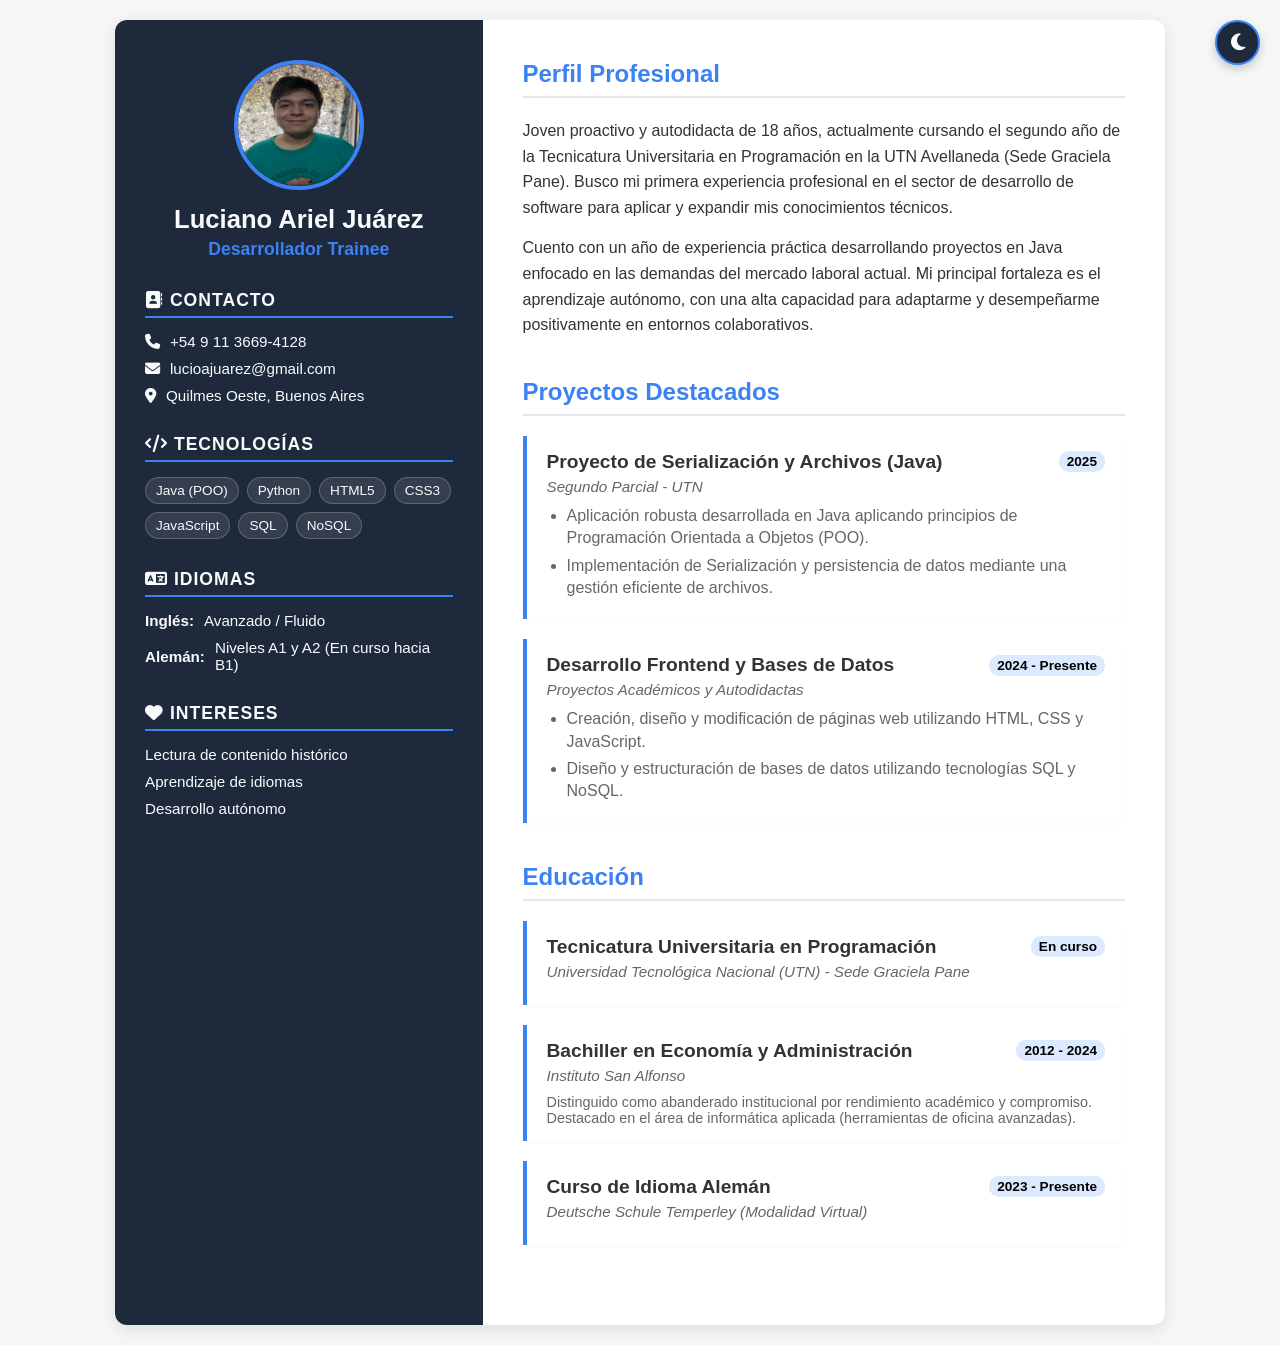
<file: index.html>
<!DOCTYPE html>
<html lang="es">
<head>
    <meta charset="UTF-8">
    <meta name="viewport" content="width=device-width, initial-scale=1.0">
    <title>Luciano Ariel Juárez | Desarrollador Trainee</title>
    <link rel="stylesheet" href="styles.css">
    <link rel="stylesheet" href="https://cdnjs.cloudflare.com/ajax/libs/font-awesome/6.4.0/css/all.min.css">
</head>
<body>

    <button id="theme-toggle" class="theme-btn" aria-label="Cambiar tema">
        <i class="fas fa-moon"></i>
    </button>

    <div class="cv-container">
        <aside class="sidebar">
            <div class="profile-section">
                <div class="profile-img-container">
                    <img src="fotocv.png" alt="Luciano Ariel Juárez" class="profile-img">
                </div>
                <h1>Luciano Ariel Juárez</h1>
                <p class="subtitle">Desarrollador Trainee</p>
            </div>

            <section class="contact-info">
                <h2><i class="fas fa-address-book"></i> Contacto</h2>
                <ul>
                    <li><i class="fas fa-phone"></i> +54 9 11 3669-4128</li>
                    <li><i class="fas fa-envelope"></i> <a href="mailto:lucioajuarez@gmail.com">lucioajuarez@gmail.com</a></li>
                    <li><i class="fas fa-map-marker-alt"></i> Quilmes Oeste, Buenos Aires</li>
                </ul>
            </section>

            <section class="skills">
                <h2><i class="fas fa-code"></i> Tecnologías</h2>
                <div class="tags">
                    <span class="tag">Java (POO)</span>
                    <span class="tag">Python</span>
                    <span class="tag">HTML5</span>
                    <span class="tag">CSS3</span>
                    <span class="tag">JavaScript</span>
                    <span class="tag">SQL</span>
                    <span class="tag">NoSQL</span>
                </div>
            </section>

            <section class="languages">
                <h2><i class="fas fa-language"></i> Idiomas</h2>
                <ul>
                    <li><strong>Inglés:</strong> Avanzado / Fluido</li>
                    <li><strong>Alemán:</strong> Niveles A1 y A2 (En curso hacia B1)</li>
                </ul>
            </section>

            <section class="interests">
                <h2><i class="fas fa-heart"></i> Intereses</h2>
                <ul>
                    <li>Lectura de contenido histórico</li>
                    <li>Aprendizaje de idiomas</li>
                    <li>Desarrollo autónomo</li>
                </ul>
            </section>
        </aside>

        <main class="main-content">
            <section class="about-me">
                <h2>Perfil Profesional</h2>
                <p>Joven proactivo y autodidacta de 18 años, actualmente cursando el segundo año de la Tecnicatura Universitaria en Programación en la UTN Avellaneda (Sede Graciela Pane). Busco mi primera experiencia profesional en el sector de desarrollo de software para aplicar y expandir mis conocimientos técnicos.</p>
                <p>Cuento con un año de experiencia práctica desarrollando proyectos en Java enfocado en las demandas del mercado laboral actual. Mi principal fortaleza es el aprendizaje autónomo, con una alta capacidad para adaptarme y desempeñarme positivamente en entornos colaborativos.</p>
            </section>

            <section class="experience">
                <h2>Proyectos Destacados</h2>
                
                <div class="card">
                    <div class="card-header">
                        <h3>Proyecto de Serialización y Archivos (Java)</h3>
                        <span class="date">2025</span>
                    </div>
                    <p class="institution">Segundo Parcial - UTN</p>
                    <ul>
                        <li>Aplicación robusta desarrollada en Java aplicando principios de Programación Orientada a Objetos (POO).</li>
                        <li>Implementación de Serialización y persistencia de datos mediante una gestión eficiente de archivos.</li>
                    </ul>
                </div>

                <div class="card">
                    <div class="card-header">
                        <h3>Desarrollo Frontend y Bases de Datos</h3>
                        <span class="date">2024 - Presente</span>
                    </div>
                    <p class="institution">Proyectos Académicos y Autodidactas</p>
                    <ul>
                        <li>Creación, diseño y modificación de páginas web utilizando HTML, CSS y JavaScript.</li>
                        <li>Diseño y estructuración de bases de datos utilizando tecnologías SQL y NoSQL.</li>
                    </ul>
                </div>
            </section>

            <section class="education">
                <h2>Educación</h2>

                <div class="card">
                    <div class="card-header">
                        <h3>Tecnicatura Universitaria en Programación</h3>
                        <span class="date">En curso</span>
                    </div>
                    <p class="institution">Universidad Tecnológica Nacional (UTN) - Sede Graciela Pane</p>
                </div>

                <div class="card">
                    <div class="card-header">
                        <h3>Bachiller en Economía y Administración</h3>
                        <span class="date">2012 - 2024</span>
                    </div>
                    <p class="institution">Instituto San Alfonso</p>
                    <p class="details">Distinguido como abanderado institucional por rendimiento académico y compromiso. Destacado en el área de informática aplicada (herramientas de oficina avanzadas).</p>
                </div>

                <div class="card">
                    <div class="card-header">
                        <h3>Curso de Idioma Alemán</h3>
                        <span class="date">2023 - Presente</span>
                    </div>
                    <p class="institution">Deutsche Schule Temperley (Modalidad Virtual)</p>
                </div>
            </section>
        </main>
    </div>

    <script src="script.js"></script>
</body>
</html>
</file>
<file: styles.css>
/* Variables de color para Temas */
:root {
    --bg-color: #f4f7f6;
    --card-bg: #ffffff;
    --text-color: #333333;
    --text-light: #666666;
    --sidebar-bg: #1e293b;
    --sidebar-text: #f8fafc;
    --accent-color: #3b82f6;
    --accent-light: #dbeafe;
    --border-color: #e2e8f0;
}

[data-theme="dark"] {
    --bg-color: #0f172a;
    --card-bg: #1e293b;
    --text-color: #f1f5f9;
    --text-light: #94a3b8;
    --sidebar-bg: #020617;
    --sidebar-text: #f8fafc;
    --accent-color: #60a5fa;
    --accent-light: #1e3a8a;
    --border-color: #334155;
}

* {
    margin: 0;
    padding: 0;
    box-sizing: border-box;
    font-family: 'Segoe UI', Tahoma, Geneva, Verdana, sans-serif;
    transition: background-color 0.3s, color 0.3s;
}

body {
    background-color: var(--bg-color);
    color: var(--text-color);
    display: flex;
    justify-content: center;
    padding: 20px;
}

.cv-container {
    display: flex;
    max-width: 1050px;
    width: 100%;
    background: var(--card-bg);
    box-shadow: 0 4px 15px rgba(0,0,0,0.1);
    border-radius: 12px;
    overflow: hidden;
}

.sidebar {
    width: 35%;
    background-color: var(--sidebar-bg);
    color: var(--sidebar-text);
    padding: 40px 30px;
}

.profile-section {
    text-align: center;
    margin-bottom: 30px;
}

.profile-img-container {
    width: 130px;
    height: 130px;
    border-radius: 50%;
    overflow: hidden;
    margin: 0 auto 15px;
    border: 4px solid var(--accent-color);
}

.profile-img {
    width: 100%;
    height: 100%;
    object-fit: cover;
}

.sidebar h1 {
    font-size: 1.6rem;
    margin-bottom: 5px;
}

.sidebar .subtitle {
    color: var(--accent-color);
    font-weight: 600;
    font-size: 1.1rem;
}

.sidebar section {
    margin-bottom: 30px;
}

.sidebar h2 {
    font-size: 1.1rem;
    border-bottom: 2px solid var(--accent-color);
    padding-bottom: 5px;
    margin-bottom: 15px;
    text-transform: uppercase;
    letter-spacing: 1px;
}

.sidebar ul {
    list-style: none;
}

.sidebar ul li {
    margin-bottom: 10px;
    font-size: 0.95rem;
    display: flex;
    align-items: center;
    gap: 10px;
}

.sidebar a {
    color: var(--sidebar-text);
    text-decoration: none;
}

.sidebar a:hover {
    color: var(--accent-color);
}

.tags {
    display: flex;
    flex-wrap: wrap;
    gap: 8px;
}

.tag {
    background-color: rgba(255, 255, 255, 0.1);
    padding: 5px 10px;
    border-radius: 15px;
    font-size: 0.85rem;
    border: 1px solid rgba(255, 255, 255, 0.2);
}

.main-content {
    width: 65%;
    padding: 40px;
}

.main-content section {
    margin-bottom: 40px;
}

.main-content h2 {
    font-size: 1.5rem;
    color: var(--accent-color);
    margin-bottom: 20px;
    position: relative;
    padding-bottom: 8px;
    border-bottom: 2px solid var(--border-color);
}

.about-me p {
    line-height: 1.6;
    margin-bottom: 15px;
    color: var(--text-color);
}

.card {
    background: var(--card-bg);
    border-left: 4px solid var(--accent-color);
    padding: 15px 20px;
    margin-bottom: 20px;
    border-radius: 0 8px 8px 0;
    box-shadow: 0 2px 5px rgba(0,0,0,0.02);
}

.card-header {
    display: flex;
    justify-content: space-between;
    align-items: center;
    margin-bottom: 5px;
}

.card h3 {
    font-size: 1.2rem;
}

.date {
    font-size: 0.85rem;
    background-color: var(--accent-light);
    color: black;
    padding: 3px 8px;
    border-radius: 10px;
    font-weight: bold;
}

.institution {
    font-style: italic;
    color: var(--text-light);
    margin-bottom: 10px;
    font-size: 0.95rem;
}

.card ul {
    margin-left: 20px;
    color: var(--text-light);
}

.card ul li {
    margin-bottom: 5px;
    line-height: 1.4;
}

.details {
    font-size: 0.9rem;
    color: var(--text-light);
}

.theme-btn {
    position: fixed;
    top: 20px;
    right: 20px;
    background-color: var(--sidebar-bg);
    color: var(--sidebar-text);
    border: 2px solid var(--accent-color);
    width: 45px;
    height: 45px;
    border-radius: 50%;
    cursor: pointer;
    display: flex;
    justify-content: center;
    align-items: center;
    font-size: 1.2rem;
    box-shadow: 0 4px 10px rgba(0,0,0,0.2);
    z-index: 1000;
}

@media (max-width: 768px) {
    .cv-container {
        flex-direction: column;
    }
    .sidebar, .main-content {
        width: 100%;
    }
    body {
        padding: 10px;
    }
    .card-header {
        flex-direction: column;
        align-items: flex-start;
        gap: 5px;
    }
}
</file>
<file: cvLuciano.css>
/* Variables de color para Temas */
:root {
    --bg-color: #f4f7f6;
    --card-bg: #ffffff;
    --text-color: #333333;
    --text-light: #666666;
    --sidebar-bg: #1e293b;
    --sidebar-text: #f8fafc;
    --accent-color: #3b82f6;
    --accent-light: #dbeafe;
    --border-color: #e2e8f0;
}

[data-theme="dark"] {
    --bg-color: #0f172a;
    --card-bg: #1e293b;
    --text-color: #f1f5f9;
    --text-light: #94a3b8;
    --sidebar-bg: #020617;
    --sidebar-text: #f8fafc;
    --accent-color: #60a5fa;
    --accent-light: #1e3a8a;
    --border-color: #334155;
}

* {
    margin: 0;
    padding: 0;
    box-sizing: border-box;
    font-family: 'Segoe UI', Tahoma, Geneva, Verdana, sans-serif;
    transition: background-color 0.3s, color 0.3s;
}

body {
    background-color: var(--bg-color);
    color: var(--text-color);
    display: flex;
    justify-content: center;
    padding: 20px;
}

.cv-container {
    display: flex;
    max-width: 1050px;
    width: 100%;
    background: var(--card-bg);
    box-shadow: 0 4px 15px rgba(0,0,0,0.1);
    border-radius: 12px;
    overflow: hidden;
}

.sidebar {
    width: 35%;
    background-color: var(--sidebar-bg);
    color: var(--sidebar-text);
    padding: 40px 30px;
}

.profile-section {
    text-align: center;
    margin-bottom: 30px;
}

.profile-img-container {
    width: 130px;
    height: 130px;
    border-radius: 50%;
    overflow: hidden;
    margin: 0 auto 15px;
    border: 4px solid var(--accent-color);
}

.profile-img {
    width: 100%;
    height: 100%;
    object-fit: cover;
}

.sidebar h1 {
    font-size: 1.6rem;
    margin-bottom: 5px;
}

.sidebar .subtitle {
    color: var(--accent-color);
    font-weight: 600;
    font-size: 1.1rem;
}

.sidebar section {
    margin-bottom: 30px;
}

.sidebar h2 {
    font-size: 1.1rem;
    border-bottom: 2px solid var(--accent-color);
    padding-bottom: 5px;
    margin-bottom: 15px;
    text-transform: uppercase;
    letter-spacing: 1px;
}

.sidebar ul {
    list-style: none;
}

.sidebar ul li {
    margin-bottom: 10px;
    font-size: 0.95rem;
    display: flex;
    align-items: center;
    gap: 10px;
}

.sidebar a {
    color: var(--sidebar-text);
    text-decoration: none;
}

.sidebar a:hover {
    color: var(--accent-color);
}

.tags {
    display: flex;
    flex-wrap: wrap;
    gap: 8px;
}

.tag {
    background-color: rgba(255, 255, 255, 0.1);
    padding: 5px 10px;
    border-radius: 15px;
    font-size: 0.85rem;
    border: 1px solid rgba(255, 255, 255, 0.2);
}

.main-content {
    width: 65%;
    padding: 40px;
}

.main-content section {
    margin-bottom: 40px;
}

.main-content h2 {
    font-size: 1.5rem;
    color: var(--accent-color);
    margin-bottom: 20px;
    position: relative;
    padding-bottom: 8px;
    border-bottom: 2px solid var(--border-color);
}

.about-me p {
    line-height: 1.6;
    margin-bottom: 15px;
    color: var(--text-color);
}

.card {
    background: var(--card-bg);
    border-left: 4px solid var(--accent-color);
    padding: 15px 20px;
    margin-bottom: 20px;
    border-radius: 0 8px 8px 0;
    box-shadow: 0 2px 5px rgba(0,0,0,0.02);
}

.card-header {
    display: flex;
    justify-content: space-between;
    align-items: center;
    margin-bottom: 5px;
}

.card h3 {
    font-size: 1.2rem;
}

.date {
    font-size: 0.85rem;
    background-color: var(--accent-light);
    color: black;
    padding: 3px 8px;
    border-radius: 10px;
    font-weight: bold;
}

.institution {
    font-style: italic;
    color: var(--text-light);
    margin-bottom: 10px;
    font-size: 0.95rem;
}

.card ul {
    margin-left: 20px;
    color: var(--text-light);
}

.card ul li {
    margin-bottom: 5px;
    line-height: 1.4;
}

.details {
    font-size: 0.9rem;
    color: var(--text-light);
}

.theme-btn {
    position: fixed;
    top: 20px;
    right: 20px;
    background-color: var(--sidebar-bg);
    color: var(--sidebar-text);
    border: 2px solid var(--accent-color);
    width: 45px;
    height: 45px;
    border-radius: 50%;
    cursor: pointer;
    display: flex;
    justify-content: center;
    align-items: center;
    font-size: 1.2rem;
    box-shadow: 0 4px 10px rgba(0,0,0,0.2);
    z-index: 1000;
}

@media (max-width: 768px) {
    .cv-container {
        flex-direction: column;
    }
    .sidebar, .main-content {
        width: 100%;
    }
    body {
        padding: 10px;
    }
    .card-header {
        flex-direction: column;
        align-items: flex-start;
        gap: 5px;
    }
}
</file>
